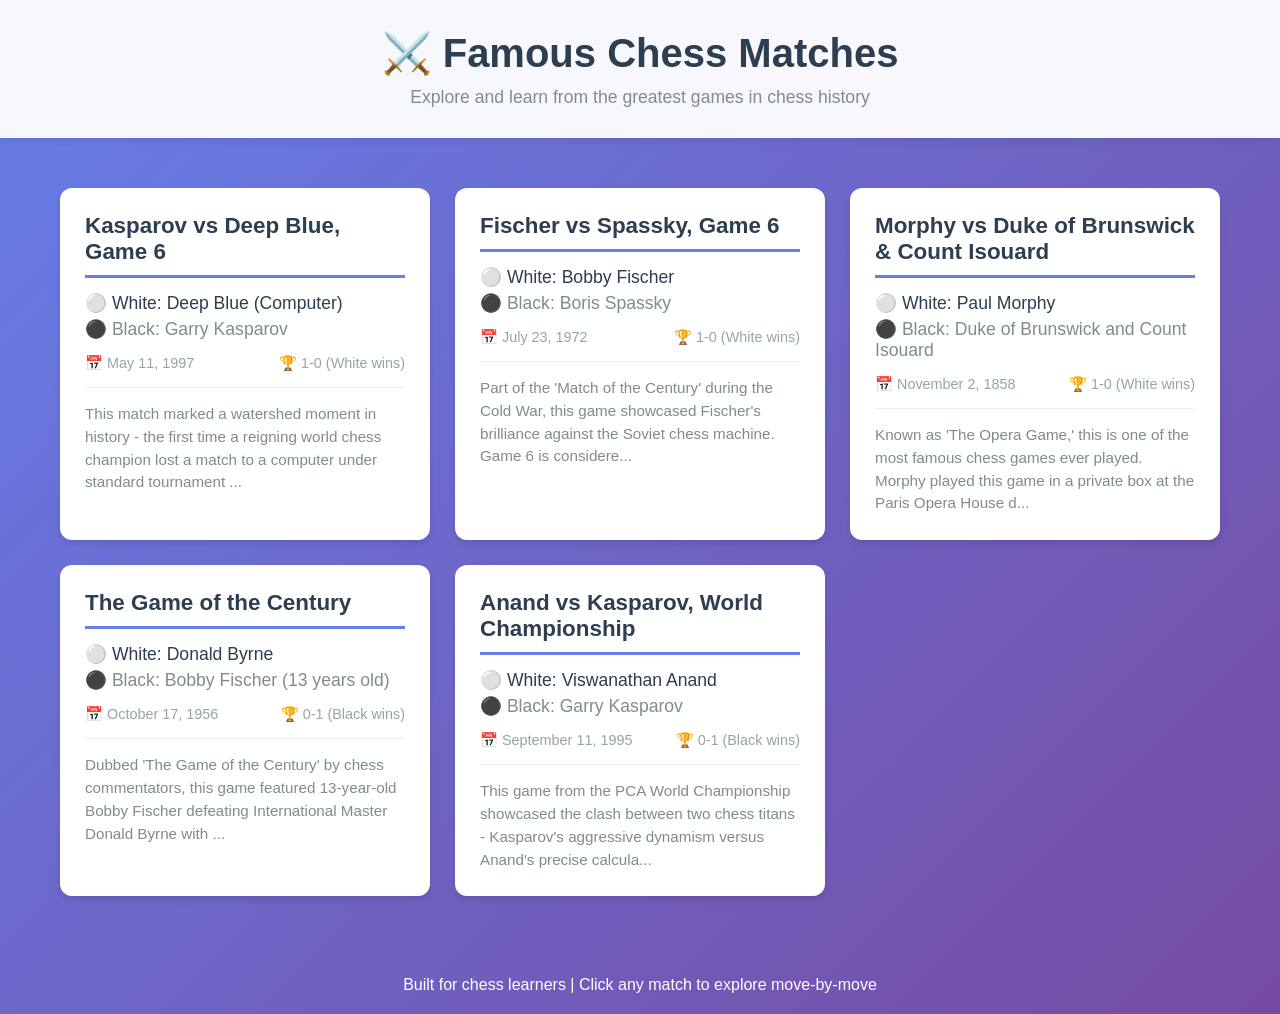
<file: index.html>
<!DOCTYPE html>
<html lang="en">
<head>
    <meta charset="UTF-8">
    <meta name="viewport" content="width=device-width, initial-scale=1.0">
    <title>Famous Chess Matches</title>
    <link rel="stylesheet" href="css/styles.css">
</head>
<body>
    <header>
        <h1>⚔️ Famous Chess Matches</h1>
        <p>Explore and learn from the greatest games in chess history</p>
    </header>

    <main class="container">
        <div id="match-list" class="match-grid">
            <!-- Matches will be loaded here by JavaScript -->
        </div>
    </main>

    <footer>
        <p>Built for chess learners | Click any match to explore move-by-move</p>
    </footer>

    <script src="js/matches.js"></script>
    <script src="js/app.js"></script>
</body>
</html>
</file>
<file: css/styles.css>
/* ===== GLOBAL STYLES ===== */
* {
    margin: 0;
    padding: 0;
    box-sizing: border-box;
}

body {
    font-family: 'Segoe UI', Tahoma, Geneva, Verdana, sans-serif;
    background: linear-gradient(135deg, #667eea 0%, #764ba2 100%);
    min-height: 100vh;
    color: #333;
}

.container {
    max-width: 1200px;
    margin: 0 auto;
    padding: 20px;
}

/* ===== HEADER ===== */
header {
    background: rgba(255, 255, 255, 0.95);
    padding: 30px 20px;
    text-align: center;
    box-shadow: 0 2px 10px rgba(0,0,0,0.1);
}

header h1 {
    font-size: 2.5em;
    color: #2c3e50;
    margin-bottom: 10px;
}

header p {
    color: #7f8c8d;
    font-size: 1.1em;
}

/* ===== MATCH GRID (Front Page) ===== */
.match-grid {
    display: grid;
    grid-template-columns: repeat(auto-fill, minmax(350px, 1fr));
    gap: 25px;
    margin-top: 30px;
}

.match-card {
    background: white;
    border-radius: 12px;
    padding: 25px;
    box-shadow: 0 4px 6px rgba(0,0,0,0.1);
    transition: transform 0.3s ease, box-shadow 0.3s ease;
    cursor: pointer;
    text-decoration: none;
    color: inherit;
    display: block;
}

.match-card:hover {
    transform: translateY(-5px);
    box-shadow: 0 8px 15px rgba(0,0,0,0.2);
}

.match-card h2 {
    color: #2c3e50;
    font-size: 1.4em;
    margin-bottom: 15px;
    border-bottom: 3px solid #667eea;
    padding-bottom: 10px;
}

.match-card .players {
    font-size: 1.1em;
    margin: 10px 0;
    color: #34495e;
}

.match-card .player {
    margin: 5px 0;
}

.match-card .player.white {
    color: #2c3e50;
}

.match-card .player.black {
    color: #7f8c8d;
}

.match-card .meta {
    display: flex;
    justify-content: space-between;
    margin-top: 15px;
    font-size: 0.9em;
    color: #95a5a6;
}

.match-card .snippet {
    margin-top: 15px;
    padding-top: 15px;
    border-top: 1px solid #ecf0f1;
    color: #7f8c8d;
    font-size: 0.95em;
    line-height: 1.5;
}

/* ===== VIEWER PAGE ===== */
.back-button {
    display: inline-block;
    padding: 10px 20px;
    background: rgba(255, 255, 255, 0.95);
    color: #667eea;
    text-decoration: none;
    border-radius: 5px;
    margin: 20px;
    font-weight: bold;
    transition: background 0.3s ease;
}

.back-button:hover {
    background: white;
}

.viewer-container {
    display: grid;
    grid-template-columns: 400px 1fr;
    gap: 20px;
    max-width: 1400px;
    margin: 0 auto;
    padding: 20px;
}

/* ===== MATCH INFO PANEL ===== */
.match-info-panel {
    background: white;
    border-radius: 12px;
    padding: 25px;
    box-shadow: 0 4px 6px rgba(0,0,0,0.1);
    height: fit-content;
}

.match-info-panel h1 {
    color: #2c3e50;
    font-size: 1.8em;
    margin-bottom: 20px;
    border-bottom: 3px solid #667eea;
    padding-bottom: 10px;
}

.match-details {
    margin-bottom: 25px;
}

.detail-item {
    margin: 15px 0;
    line-height: 1.6;
}

.detail-item strong {
    color: #2c3e50;
    display: block;
    margin-bottom: 5px;
}

#players-info {
    margin-left: 10px;
}

.match-importance,
.match-strategy {
    margin-top: 25px;
    padding-top: 20px;
    border-top: 1px solid #ecf0f1;
}

.match-importance h3,
.match-strategy h3 {
    color: #667eea;
    margin-bottom: 10px;
}

.match-importance p,
.match-strategy p {
    color: #555;
    line-height: 1.7;
}

/* ===== BOARD CONTAINER ===== */
.board-container {
    background: white;
    border-radius: 12px;
    padding: 25px;
    box-shadow: 0 4px 6px rgba(0,0,0,0.1);
}

.chess-board {
    width: 100%;
    max-width: 600px;
    margin: 0 auto;
}

/* ===== CONTROLS ===== */
.controls {
    display: flex;
    justify-content: center;
    gap: 10px;
    margin: 25px 0;
}

.control-btn {
    padding: 12px 24px;
    font-size: 1em;
    border: none;
    background: #667eea;
    color: white;
    border-radius: 8px;
    cursor: pointer;
    transition: background 0.3s ease, transform 0.1s ease;
    font-weight: bold;
}

.control-btn:hover {
    background: #5568d3;
    transform: scale(1.05);
}

.control-btn:active {
    transform: scale(0.98);
}

.control-btn:disabled {
    background: #bdc3c7;
    cursor: not-allowed;
    transform: none;
}

/* ===== MOVE INFO ===== */
.move-info {
    text-align: center;
    margin: 20px 0;
    padding: 15px;
    background: #f8f9fa;
    border-radius: 8px;
}

.move-counter {
    font-size: 1.1em;
    color: #2c3e50;
    font-weight: bold;
}

.current-move-display {
    margin-top: 10px;
    font-size: 1.3em;
    color: #667eea;
    font-weight: bold;
    min-height: 30px;
}

/* ===== COMMENTARY PANEL ===== */
.commentary-panel {
    margin-top: 25px;
    padding: 20px;
    background: #fff8e1;
    border-radius: 8px;
    border-left: 4px solid #ffc107;
}

.commentary-panel h3 {
    color: #f57c00;
    margin-bottom: 10px;
}

#commentary-text {
    color: #555;
    line-height: 1.7;
}

/* ===== MOVE HISTORY ===== */
.move-history {
    margin-top: 25px;
    padding: 20px;
    background: #f8f9fa;
    border-radius: 8px;
    max-height: 300px;
    overflow-y: auto;
}

.move-history h3 {
    color: #2c3e50;
    margin-bottom: 15px;
}

#move-list {
    display: grid;
    grid-template-columns: repeat(2, 1fr);
    gap: 5px;
    font-family: 'Courier New', monospace;
}

.move-item {
    padding: 5px 10px;
    cursor: pointer;
    border-radius: 4px;
    transition: background 0.2s ease;
}

.move-item:hover {
    background: #e9ecef;
}

.move-item.current {
    background: #667eea;
    color: white;
    font-weight: bold;
}

/* ===== FOOTER ===== */
footer {
    text-align: center;
    padding: 20px;
    color: white;
    margin-top: 40px;
}

/* ===== RESPONSIVE DESIGN ===== */
@media (max-width: 968px) {
    .viewer-container {
        grid-template-columns: 1fr;
    }
    
    .match-grid {
        grid-template-columns: 1fr;
    }
    
    header h1 {
        font-size: 2em;
    }
}

@media (max-width: 600px) {
    .controls {
        flex-wrap: wrap;
    }
    
    .control-btn {
        flex: 1 1 45%;
        min-width: 120px;
    }
}
</file>
